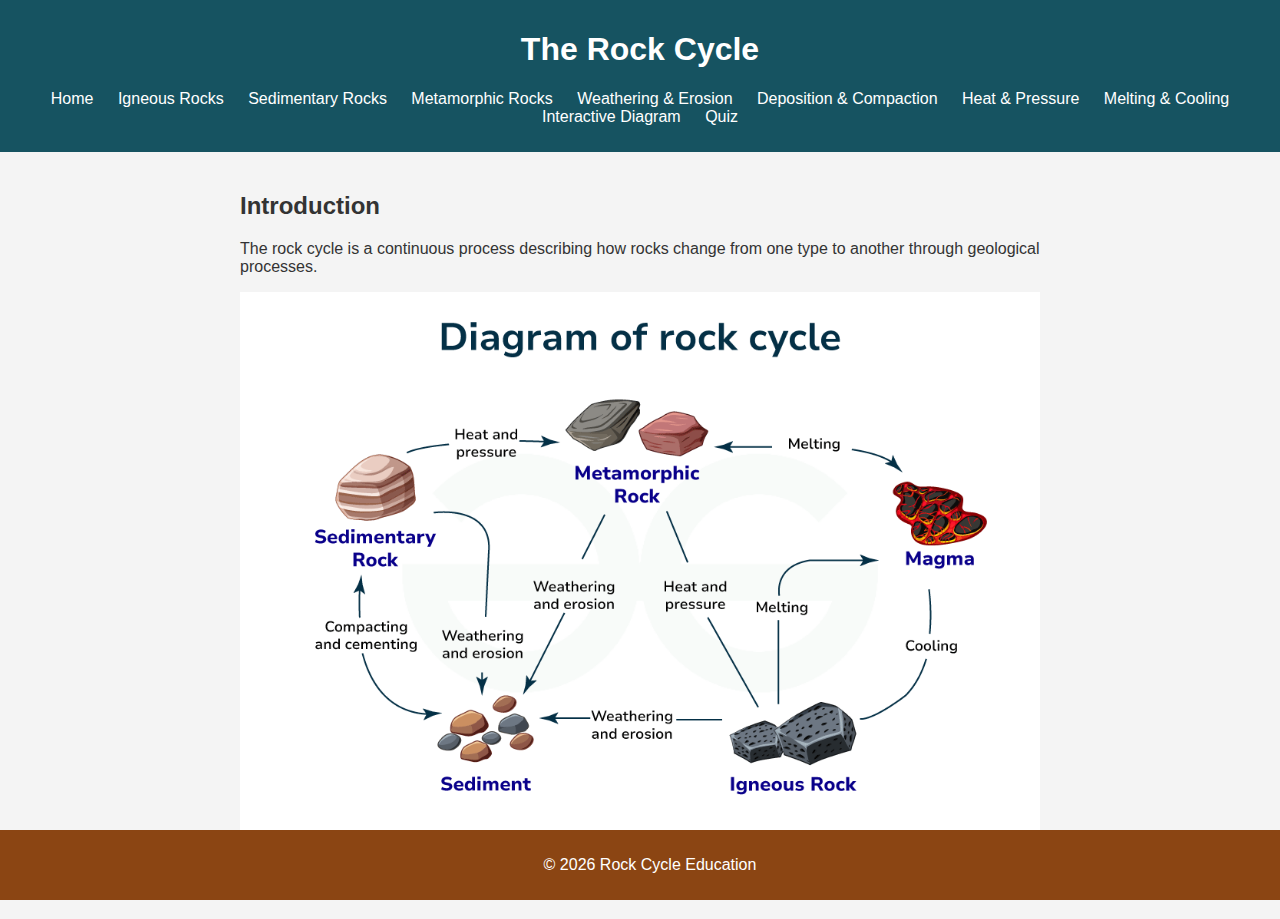
<file: index.html>
<!DOCTYPE html>
<html lang="en">
<head>
    <meta charset="UTF-8">
    <meta name="viewport" content="width=device-width, initial-scale=1.0">
    <title>Rock Cycle Formation - Home</title>
    <link rel="stylesheet" href="css/style.css">
</head>
<body>
    <header>
        <h1>The Rock Cycle</h1>
        <nav>
            <ul>
                <li><a href="index.html">Home</a></li>
                <li><a href="igneous.html">Igneous Rocks</a></li>
                <li><a href="sedimentary.html">Sedimentary Rocks</a></li>
                <li><a href="metamorphic.html">Metamorphic Rocks</a></li>
                <li><a href="weathering.html">Weathering & Erosion</a></li>
                <li><a href="deposition.html">Deposition & Compaction</a></li>
                <li><a href="metamorphism.html">Heat & Pressure</a></li>
                <li><a href="melting.html">Melting & Cooling</a></li>
                <li><a href="diagram.html">Interactive Diagram</a></li>
                <li><a href="quiz.html">Quiz</a></li>
            </ul>
        </nav>
    </header>
    <main>
        <section>
            <h2>Introduction</h2>
            <p>The rock cycle is a continuous process describing how rocks change from one type to another through geological processes.</p>
            <img src="images/rockcycle.png" alt="Rock Cycle Diagram" class="center-img">
            <button onclick="toggleContent('intro-details')">Learn More</button>
            <div id="intro-details" class="hidden">
                <p>It involves igneous, sedimentary, and metamorphic rocks, driven by Earth's internal heat and surface processes.</p>
            </div>
        </section>
    </main>
    <footer>
        <p>&copy; 2026 Rock Cycle Education</p>
    </footer>
    <script src="js/script.js"></script>
</body>
</html>
</file>
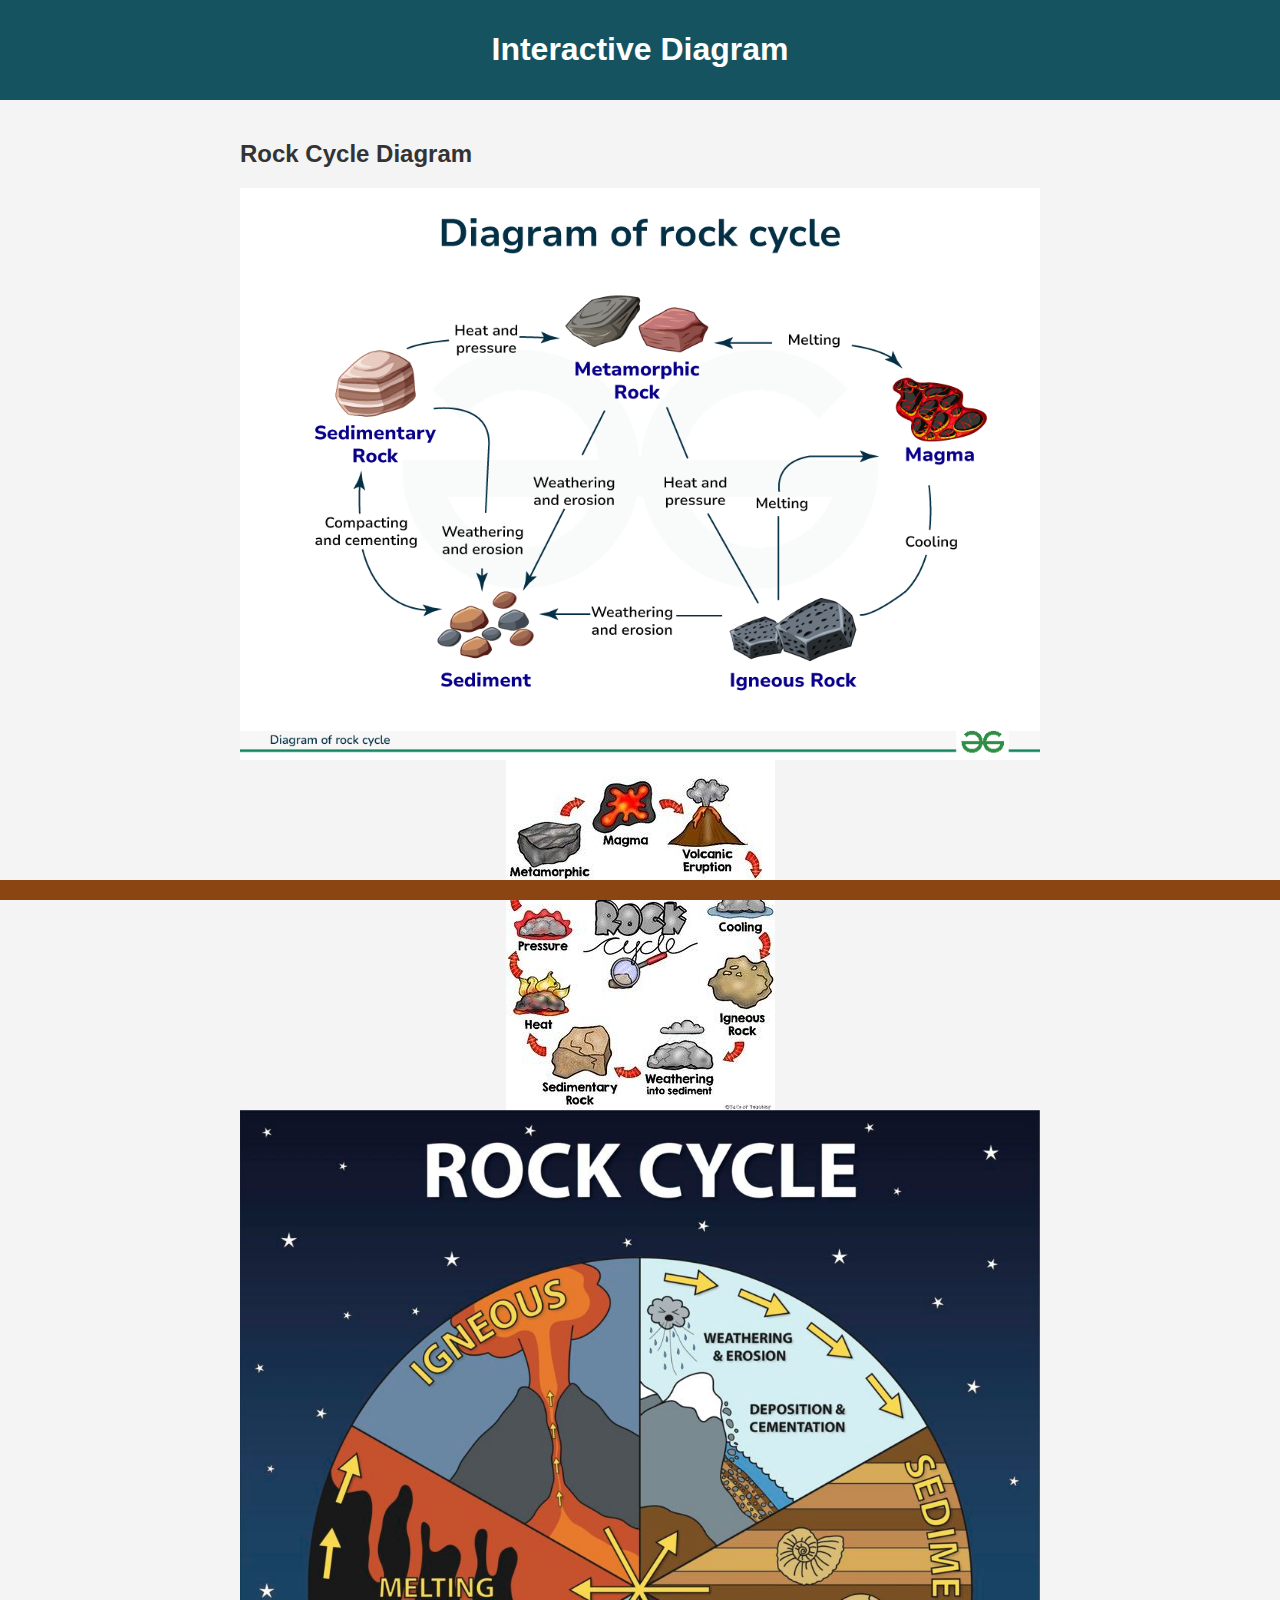
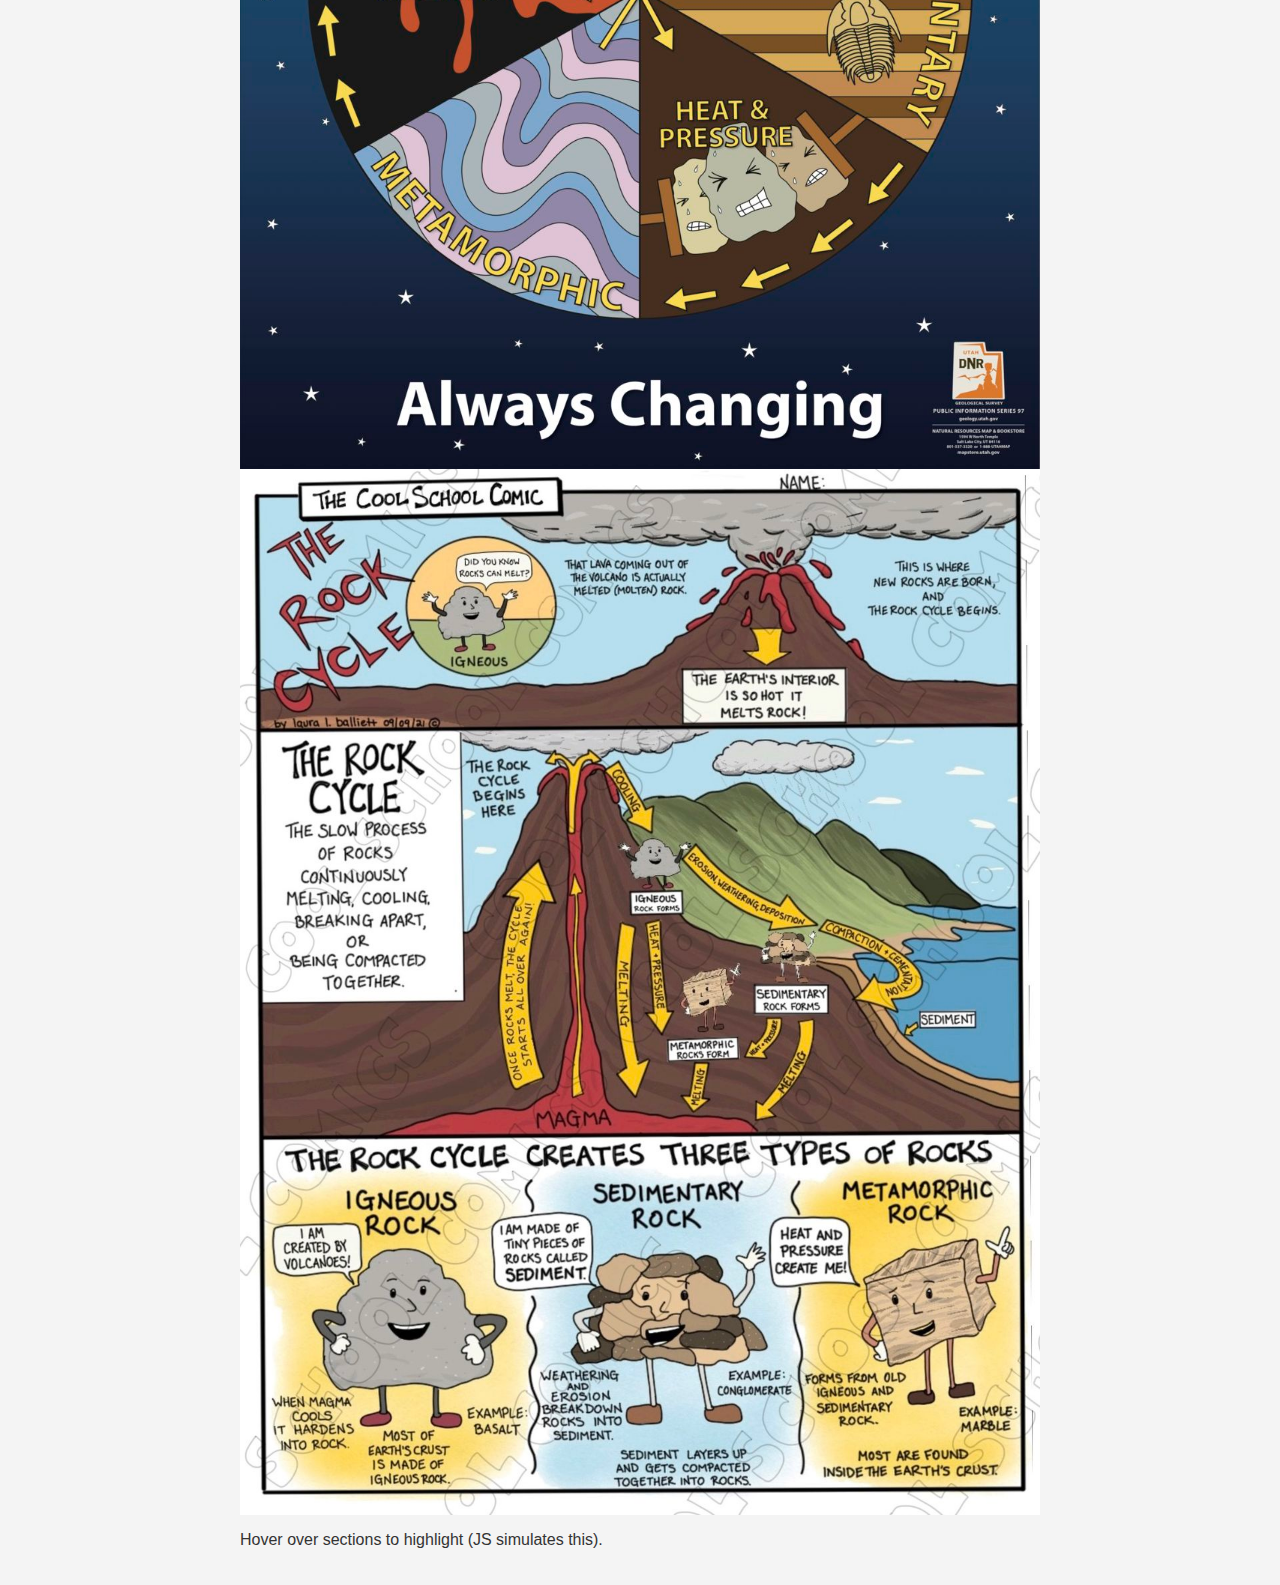
<file: diagram.html>
<!DOCTYPE html>
<html lang="en">
<head>
    <meta charset="UTF-8">
    <meta name="viewport" content="width=device-width, initial-scale=1.0">
    <title>Interactive Rock Cycle Diagram</title>
    <link rel="stylesheet" href="css/style.css">
</head>
<body>
    <header>
        <h1>Interactive Diagram</h1>
        <nav><!-- Same nav --></nav>
    </header>
    <main>
        <section>
            <h2>Rock Cycle Diagram</h2>
            <img src="images/rockcycle.png" alt="Interactive Diagram" class="center-img" id="diagram-img">
            <img src="images/yy.jpg" alt="Interactive Diagram" class="center-img" id="diagram-img">
            <img src="images/uu.jpg" alt="Interactive Diagram" class="center-img" id="diagram-img">
            <img src="images/dd.jpg" alt="Interactive Diagram" class="center-img" id="diagram-img">
            <p>Hover over sections to highlight (JS simulates this).</p>
        </section>
    </main>
    <footer><!-- Same --></footer>
    <script src="js/script.js"></script>
</body>
</html>
</file>
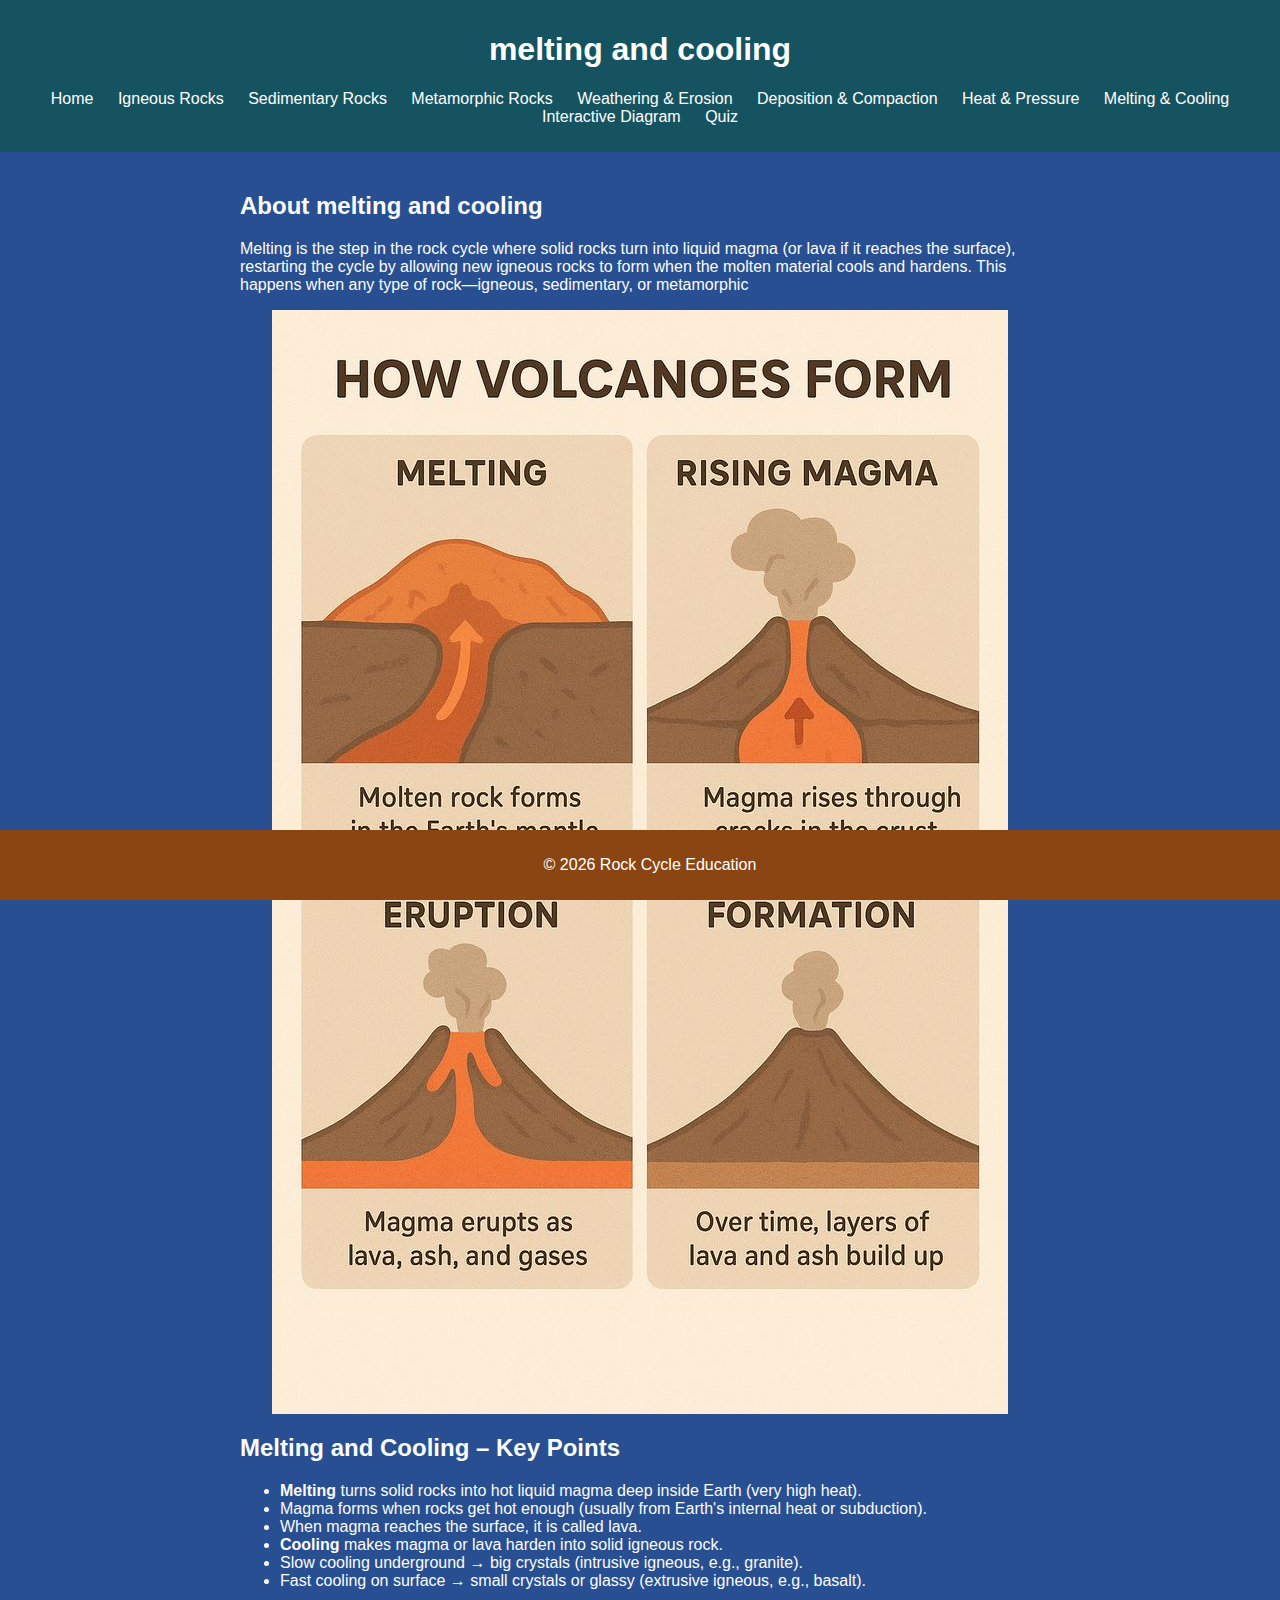
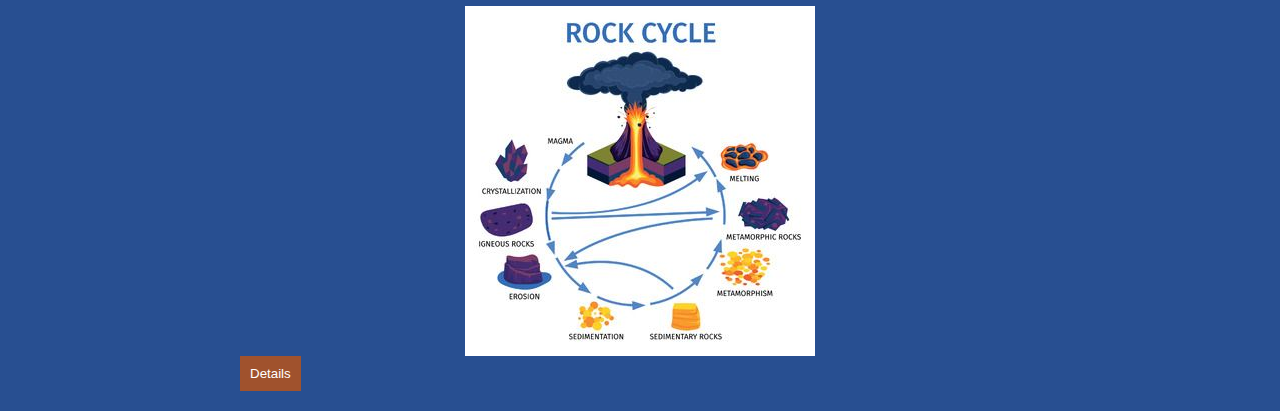
<file: melting.html>
<!DOCTYPE html>
<html lang="en">
<head>
    <meta charset="UTF-8">
    <meta name="viewport" content="width=device-width, initial-scale=1.0">
    <title>Melting and cooling</title>
    <link rel="stylesheet" href="css/style.css">
     <style>
        body {
            background-color: #284f91;;
            color: #fcfcfc;
        }
    </style>  
</head>
<body>
    <header>
        <h1>melting and cooling</h1>
        <nav>
            <ul>
                <li><a href="index.html">Home</a></li>
                <li><a href="igneous.html">Igneous Rocks</a></li>
                <li><a href="sedimentary.html">Sedimentary Rocks</a></li>
                <li><a href="metamorphic.html">Metamorphic Rocks</a></li>
                <li><a href="weathering.html">Weathering & Erosion</a></li>
                <li><a href="deposition.html">Deposition & Compaction</a></li>
                <li><a href="metamorphism.html">Heat & Pressure</a></li>
                <li><a href="melting.html">Melting & Cooling</a></li>
                <li><a href="diagram.html">Interactive Diagram</a></li>
                <li><a href="quiz.html">Quiz</a></li>
            </ul>
        </nav>
    </header>
    <main>
        <section>
            <h2>About melting and cooling</h2>
          <p>Melting is the step in the rock cycle where solid rocks turn into liquid magma (or lava if it reaches the surface), restarting the cycle by allowing new igneous rocks to form when the molten material cools and hardens. This happens when any type of rock—igneous, sedimentary, or metamorphic</p>
            <img src="images/melting.jpg" alt="Igneous Rock" class="center-img">
            <h2>Melting and Cooling – Key Points</h2>
<ul>
    <li><strong>Melting</strong> turns solid rocks into hot liquid magma deep inside Earth (very high heat).</li>
    <li>Magma forms when rocks get hot enough (usually from Earth's internal heat or subduction).</li>
    <li>When magma reaches the surface, it is called lava.</li>
    <li><strong>Cooling</strong> makes magma or lava harden into solid igneous rock.</li>
    <li>Slow cooling underground → big crystals (intrusive igneous, e.g., granite).</li>
    <li>Fast cooling on surface → small crystals or glassy (extrusive igneous, e.g., basalt).</li>
</ul>
    <img src="images/wr.jpg" alt="Igneous Rock" class="center-img">
            <button onclick="toggleContent('igneous-details')">Details</button>
            <div id="igneous-details" class="hidden">
                <p>Examples: Granite (intrusive), Basalt (extrusive).</p>
            </div>
        </section>
    </main>
    <footer>
        <p>&copy; 2026 Rock Cycle Education</p>
    </footer>
    <script src="js/script.js"></script>
</body>
</html>
</file>
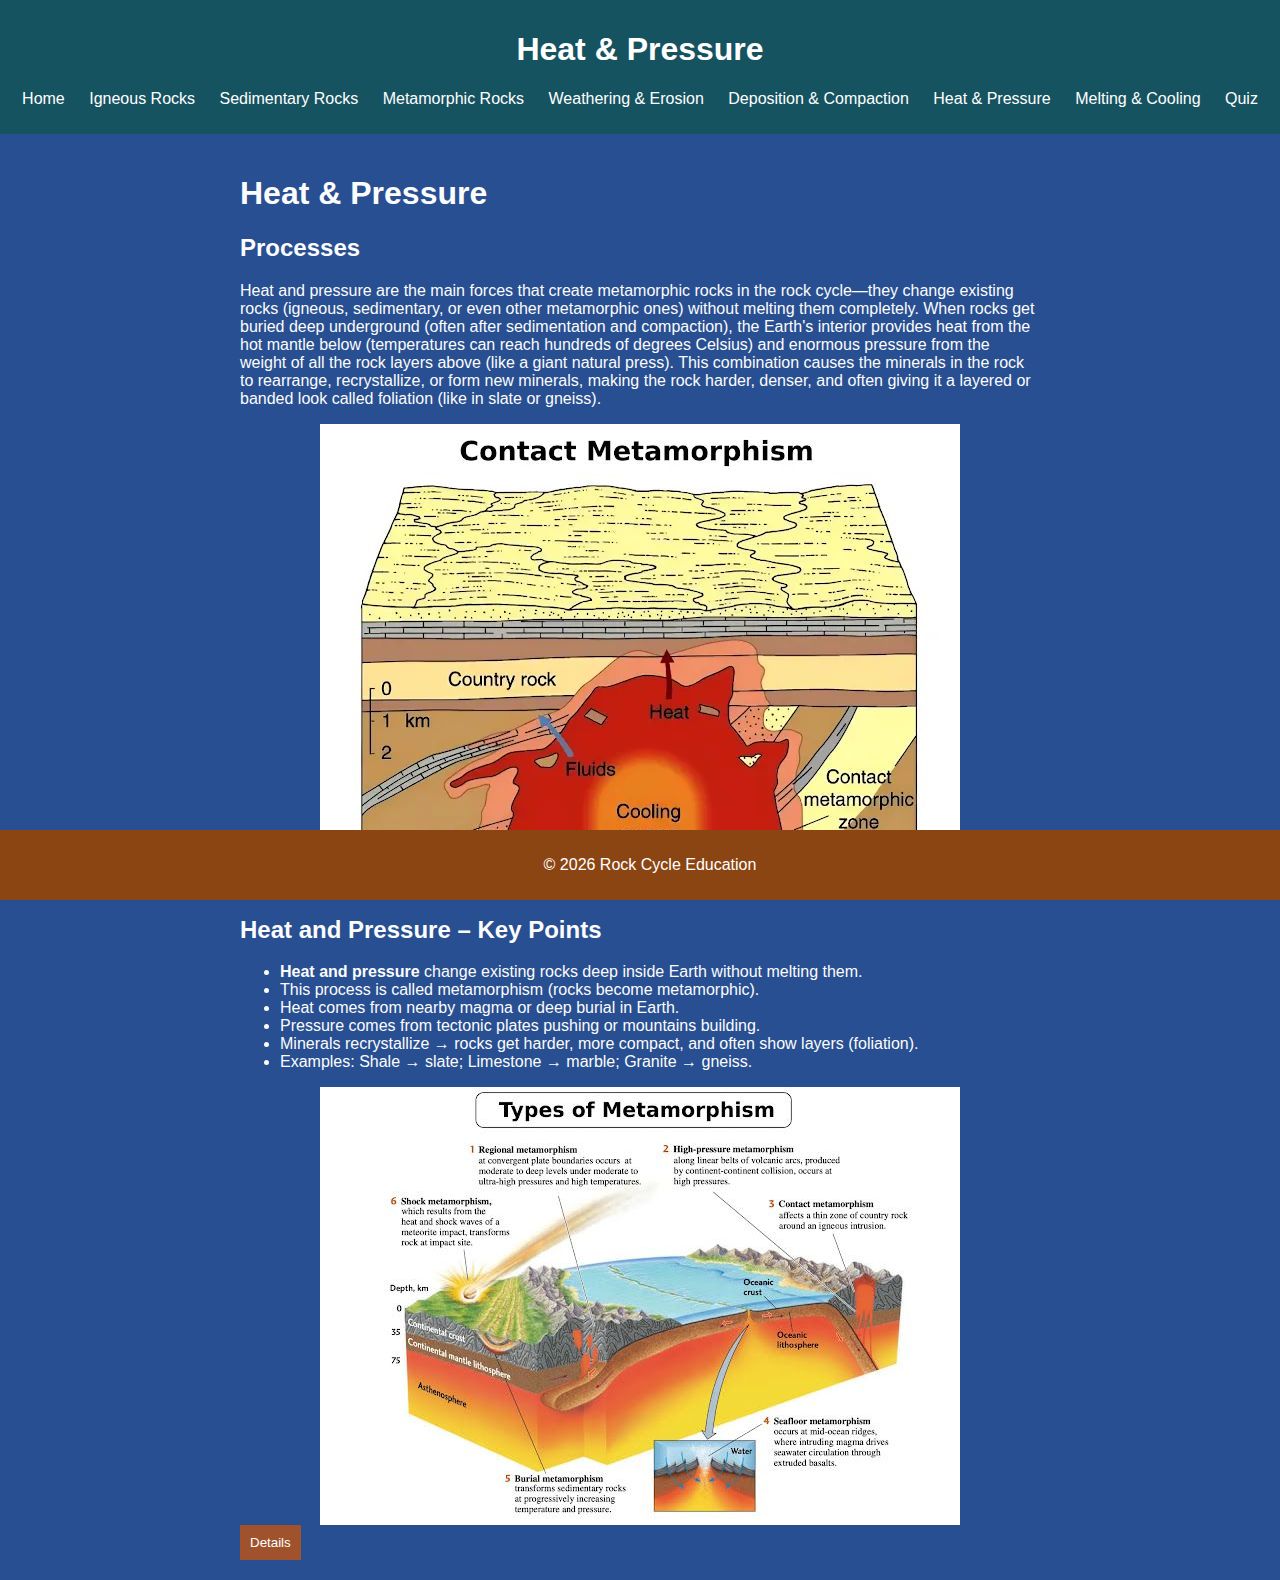
<file: metamorphism.html>
<!DOCTYPE html>
<html lang="en">
<head>
    <meta charset="UTF-8">
    <meta name="viewport" content="width=device-width, initial-scale=1.0">
    <title>Igneous Rocks</title>
    <link rel="stylesheet" href="css/style.css">
     <style>
        body {
            background-color: #284f91;;
            color: #fcfcfc;
        }
    </style>  
</head>
<body>
    <header>
        <h1>Heat & Pressure</h1>
        <nav>
            <ul>
                <li><a href="index.html">Home</a></li>
                <li><a href="igneous.html">Igneous Rocks</a></li>
                <li><a href="sedimentary.html">Sedimentary Rocks</a></li>
                <li><a href="metamorphic.html">Metamorphic Rocks</a></li>
                <li><a href="weathering.html">Weathering & Erosion</a></li>
                <li><a href="deposition.html">Deposition & Compaction</a></li>
                <li><a href="metamorphism.html">Heat & Pressure</a></li>
                <li><a href="melting.html">Melting & Cooling</a></li>
                <li><a href="quiz.html">Quiz</a></li>
            </ul>
        </nav>
    </header>
    <main>
<!-- Similar -->
<h1>Heat & Pressure</h1>
<section>
    <h2>Processes</h2>
    <p>Heat and pressure are the main forces that create metamorphic rocks in the rock cycle—they change existing rocks (igneous, sedimentary, or even other metamorphic ones) without melting them completely. When rocks get buried deep underground (often after sedimentation and compaction), the Earth's interior provides heat from the hot mantle below (temperatures can reach hundreds of degrees Celsius) and enormous pressure from the weight of all the rock layers above (like a giant natural press). This combination causes the minerals in the rock to rearrange, recrystallize, or form new minerals, making the rock harder, denser, and often giving it a layered or banded look called foliation (like in slate or gneiss).</p>
    <img src="images/metamorphisim.jpg" alt="heat and pressure" class="center-img">
    <h2>Heat and Pressure – Key Points</h2>
<ul>
    <li><strong>Heat and pressure</strong> change existing rocks deep inside Earth without melting them.</li>
    <li>This process is called metamorphism (rocks become metamorphic).</li>
    <li>Heat comes from nearby magma or deep burial in Earth.</li>
    <li>Pressure comes from tectonic plates pushing or mountains building.</li>
    <li>Minerals recrystallize → rocks get harder, more compact, and often show layers (foliation).</li>
    <li>Examples: Shale → slate; Limestone → marble; Granite → gneiss.</li>
</ul>
    <img src="images/oo.jpg" alt="Metamorphic Rock" class="center-img">
    <button onclick="toggleContent('metamorphism-details')">Details</button>
    <div id="metamorphism-details" class="hidden">
        <p>Occurs deep underground.</p>
    </div>
</section>
    </main>
    <footer>
        <p>&copy; 2026 Rock Cycle Education</p>
    </footer>
    <script src="js/script.js"></script>
</body>
</html>
</file>
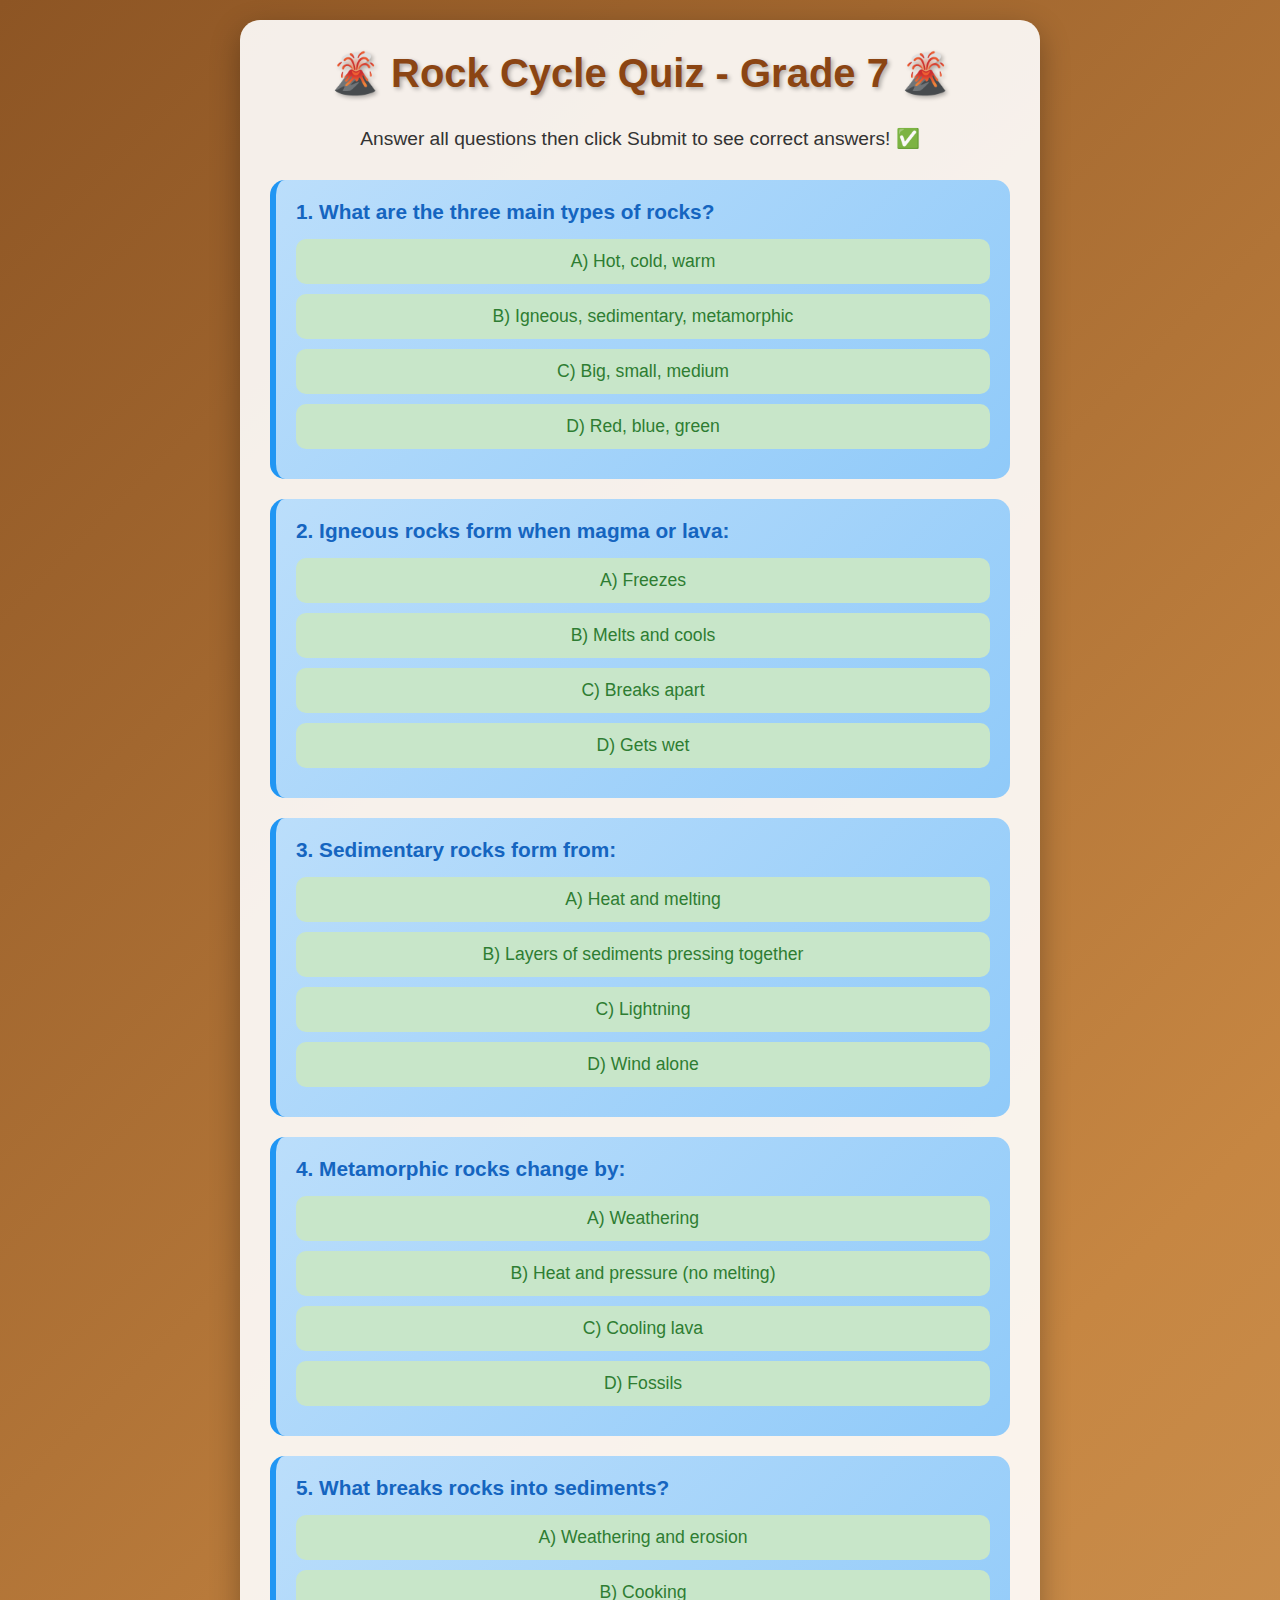
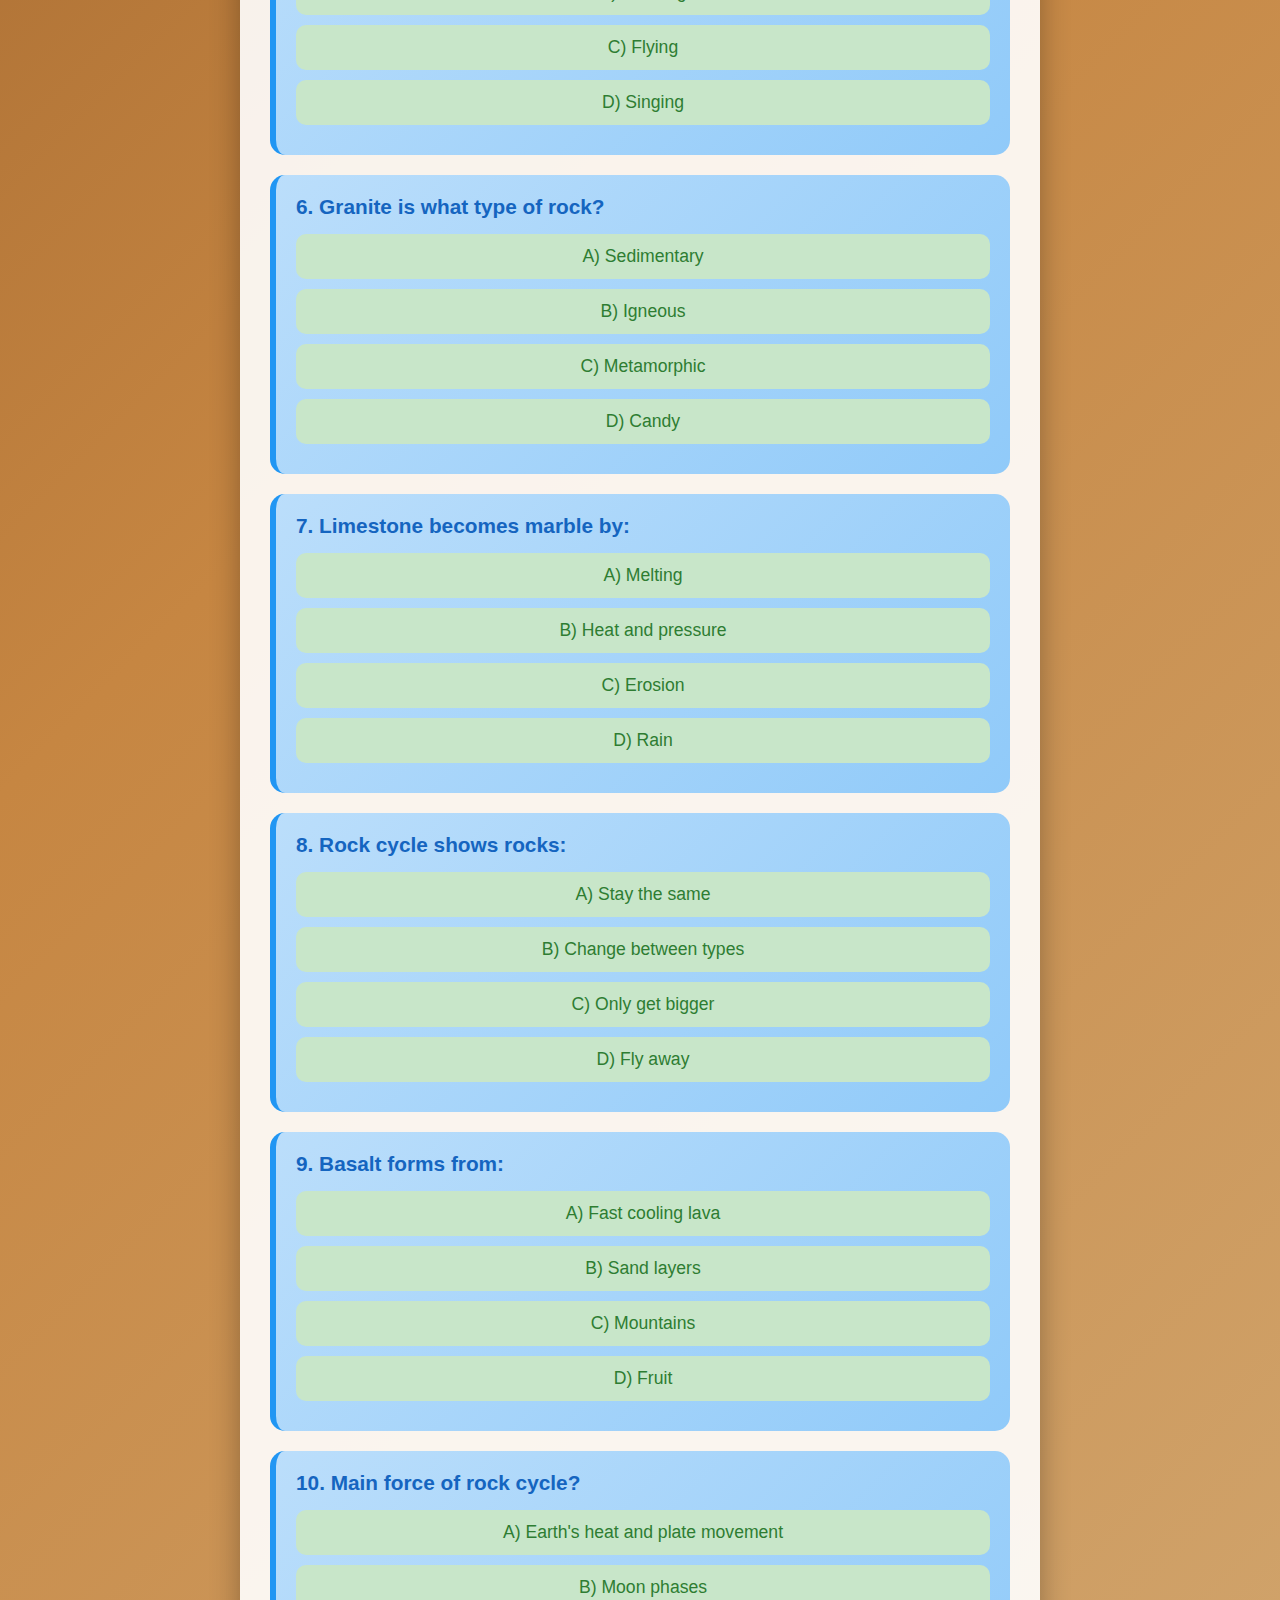
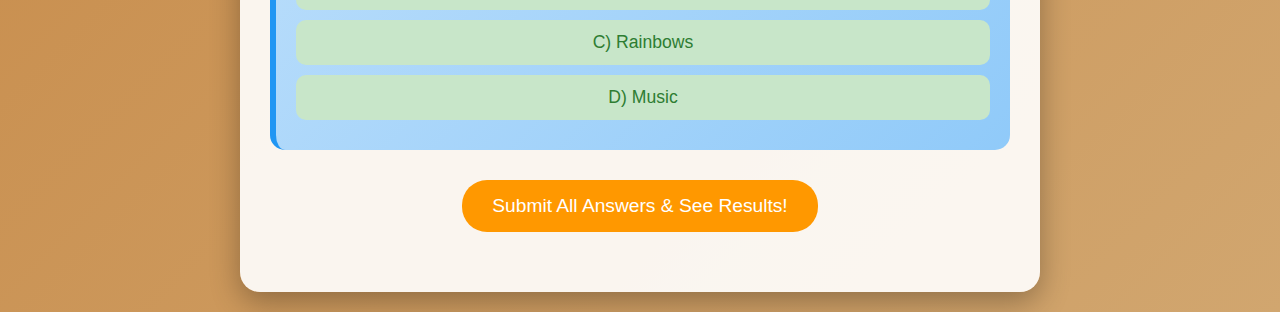
<file: quiz.html>
<!DOCTYPE html>
<html lang="en">
<head>
    <meta charset="UTF-8">
    <meta name="viewport" content="width=device-width, initial-scale=1.0">
    <title>Grade 7 Rock Cycle Quiz - Shows Correct Answers!</title>
    <style>
        * { margin: 0; padding: 0; box-sizing: border-box; }
        body { 
            font-family: Arial, sans-serif; 
            background: linear-gradient(135deg, #8d5524, #c68642, #d1a66f);
            color: #333; 
            min-height: 100vh;
            padding: 20px;
        }
        .container {
            max-width: 800px;
            margin: 0 auto;
            background: rgba(255,255,255,0.9);
            border-radius: 20px;
            padding: 30px;
            box-shadow: 0 10px 30px rgba(0,0,0,0.3);
        }
        h1 {
            text-align: center;
            color: #8b4513;
            margin-bottom: 30px;
            font-size: 2.5em;
            text-shadow: 2px 2px 4px rgba(0,0,0,0.3);
        }
        .question {
            background: linear-gradient(135deg, #bbdefb, #90caf9);
            padding: 20px;
            margin: 20px 0;
            border-radius: 15px;
            border-left: 6px solid #2196f3;
        }
        .question h3 {
            color: #1565c0;
            margin-bottom: 15px;
            font-size: 1.3em;
        }
        .answer {
            display: block;
            background: #c8e6c9;
            color: #2e7d32;
            padding: 12px 20px;
            margin: 10px 0;
            border: none;
            border-radius: 10px;
            cursor: pointer;
            width: 100%;
            font-size: 1.1em;
            transition: all 0.3s ease;
        }
        .answer:hover:not(.selected):not(.results-shown) {
            background: #81c784;
            transform: translateX(5px);
        }
        .answer.selected {
            background: #ffecb3 !important;
            color: #f57f17;
            font-weight: bold;
        }
        .answer.correct {
            background: #4caf50 !important;
            color: white;
            animation: pulse 0.5s;
        }
        .answer.wrong {
            background: #f44336 !important;
            color: white;
            animation: shake 0.5s;
        }
        @keyframes pulse {
            0% { transform: scale(1); }
            50% { transform: scale(1.05); }
            100% { transform: scale(1); }
        }
        @keyframes shake {
            0%, 100% { transform: translateX(0); }
            25% { transform: translateX(-5px); }
            75% { transform: translateX(5px); }
        }
        .feedback {
            margin-top: 15px;
            padding: 15px;
            border-radius: 10px;
            font-weight: bold;
            display: none;
        }
        .feedback.correct { 
            background: #c8e6c9; 
            color: #2e7d32; 
            border-left: 5px solid #4caf50;
        }
        .feedback.wrong { 
            background: #ffcdd2; 
            color: #c62828; 
            border-left: 5px solid #f44336;
        }
        .submit-btn {
            background: #ff9800;
            color: white;
            padding: 15px 30px;
            border: none;
            border-radius: 25px;
            font-size: 1.2em;
            cursor: pointer;
            display: block;
            margin: 30px auto;
            transition: background 0.3s;
        }
        .submit-btn:hover {
            background: #f57c00;
        }
        .score {
            text-align: center;
            font-size: 2em;
            margin: 30px 0;
            color: #8b4513;
            font-weight: bold;
        }
        .play-again {
            background: #4caf50;
            color: white;
            padding: 12px 25px;
            border: none;
            border-radius: 20px;
            font-size: 1.1em;
            cursor: pointer;
            display: block;
            margin: 20px auto;
        }
        .play-again:hover {
            background: #45a049;
        }
        .results-shown .answer {
            cursor: default;
        }
    </style>
</head>
<body>
    <div class="container">
        <h1>🌋 Rock Cycle Quiz - Grade 7 🌋</h1>
        <p style="text-align: center; font-size: 1.2em; margin-bottom: 30px;">
            Answer all questions then click Submit to see correct answers! ✅
        </p>
        
        <div id="quiz"></div>
        <button id="submitBtn" class="submit-btn">Submit All Answers & See Results!</button>
        <div id="finalScore" class="score" style="display: none;"></div>
    </div>

    <script>
        const quizData = [
            {
                question: "What are the three main types of rocks?",
                answers: ["A) Hot, cold, warm", "B) Igneous, sedimentary, metamorphic", "C) Big, small, medium", "D) Red, blue, green"],
                correct: 1,
                explanation: "There are three main types: igneous (from magma), sedimentary (from sediments), metamorphic (from heat/pressure)."
            },
            {
                question: "Igneous rocks form when magma or lava:",
                answers: ["A) Freezes", "B) Melts and cools", "C) Breaks apart", "D) Gets wet"],
                correct: 1,
                explanation: "Magma cools underground (intrusive) or lava cools on surface (extrusive) to form igneous rocks."
            },
            {
                question: "Sedimentary rocks form from:",
                answers: ["A) Heat and melting", "B) Layers of sediments pressing together", "C) Lightning", "D) Wind alone"],
                correct: 1,
                explanation: "Sediments get buried, compacted, and cemented together in layers."
            },
            {
                question: "Metamorphic rocks change by:",
                answers: ["A) Weathering", "B) Heat and pressure (no melting)", "C) Cooling lava", "D) Fossils"],
                correct: 1,
                explanation: "Heat and pressure deep underground change rocks without melting them."
            },
            {
                question: "What breaks rocks into sediments?",
                answers: ["A) Weathering and erosion", "B) Cooking", "C) Flying", "D) Singing"],
                correct: 0,
                explanation: "Weathering breaks rocks; erosion carries sediment away by wind/water."
            },
            {
                question: "Granite is what type of rock?",
                answers: ["A) Sedimentary", "B) Igneous", "C) Metamorphic", "D) Candy"],
                correct: 1,
                explanation: "Granite forms from cooled magma underground with big visible crystals."
            },
            {
                question: "Limestone becomes marble by:",
                answers: ["A) Melting", "B) Heat and pressure", "C) Erosion", "D) Rain"],
                correct: 1,
                explanation: "Sedimentary limestone transforms into metamorphic marble under heat/pressure."
            },
            {
                question: "Rock cycle shows rocks:",
                answers: ["A) Stay the same", "B) Change between types", "C) Only get bigger", "D) Fly away"],
                correct: 1,
                explanation: "Rocks continuously change between igneous, sedimentary, and metamorphic."
            },
            {
                question: "Basalt forms from:",
                answers: ["A) Fast cooling lava", "B) Sand layers", "C) Mountains", "D) Fruit"],
                correct: 0,
                explanation: "Lava cools quickly on surface, forming small crystals in basalt."
            },
            {
                question: "Main force of rock cycle?",
                answers: ["A) Earth's heat and plate movement", "B) Moon phases", "C) Rainbows", "D) Music"],
                correct: 0,
                explanation: "Internal Earth heat + tectonic plates drive the rock cycle."
            }
        ];

        let answered = new Array(quizData.length).fill(-1);
        let score = 0;
        let resultsShown = false;

        const quizDiv = document.getElementById('quiz');
        const submitBtn = document.getElementById('submitBtn');
        const finalScoreDiv = document.getElementById('finalScore');

        // Load all questions at once
        function loadAllQuestions() {
            quizDiv.innerHTML = quizData.map((q, i) => `
                <div class="question">
                    <h3>${i + 1}. ${q.question}</h3>
                    ${q.answers.map((ans, j) => 
                        `<button class="answer" onclick="selectAnswer(${i}, ${j})">${ans}</button>`
                    ).join('')}
                    <div id="feedback-${i}" class="feedback"></div>
                </div>
            `).join('');
        }

        function selectAnswer(questionIndex, answerIndex) {
            if (resultsShown) return;
            
            // Update selected answer
            answered[questionIndex] = answerIndex;
            
            // Visual feedback for this question
            const buttons = document.querySelectorAll(`#feedback-${questionIndex}`).previousElementSibling.querySelectorAll('.answer');
            buttons.forEach((btn, i) => {
                btn.classList.remove('selected');
                if (i === answerIndex) {
                    btn.classList.add('selected');
                }
            });
        }

        function showResults() {
            resultsShown = true;
            score = 0;
            submitBtn.style.display = 'none';
            
            quizDiv.innerHTML = ''; // Clear previous content
            
            // Show all questions with correct/incorrect marking
            quizData.forEach((q, i) => {
                const userAnswer = answered[i];
                const isCorrect = userAnswer === q.correct;
                if (isCorrect) score++;
                
                const feedbackId = `feedback-${i}`;
                
                quizDiv.innerHTML += `
                    <div class="question">
                        <h3>${i + 1}. ${q.question}</h3>
                        ${q.answers.map((ans, j) => {
                            let classes = 'answer';
                            if (j === q.correct) classes += ' correct';
                            if (userAnswer === j && !isCorrect) classes += ' wrong selected';
                            else if (userAnswer === j) classes += ' selected';
                            return `<button class="${classes}">${ans}</button>`;
                        }).join('')}
                        <div id="${feedbackId}" class="feedback ${isCorrect ? 'correct' : 'wrong'}">
                            ${isCorrect ? 
                                '✅ Correct!' : 
                                `❌ Wrong! Correct Answer: ${q.answers[q.correct]}<br><small>${q.explanation}</small>`
                            }
                        </div>
                    </div>
                `;
            });
            
            // Show final score
            finalScoreDiv.innerHTML = `Your Score: ${score}/${quizData.length} 🎉`;
            finalScoreDiv.style.display = 'block';
            
            // Add play again button
            quizDiv.innerHTML += `
                <button class="play-again" onclick="location.reload()">🔄 Play Again!</button>
            `;
            
            // Add results-shown class to disable interactions
            document.body.classList.add('results-shown');
        }

        // Event listeners
        submitBtn.addEventListener('click', showResults);

        // Start quiz
        loadAllQuestions();
    </script>
</body>
</html>
</file>
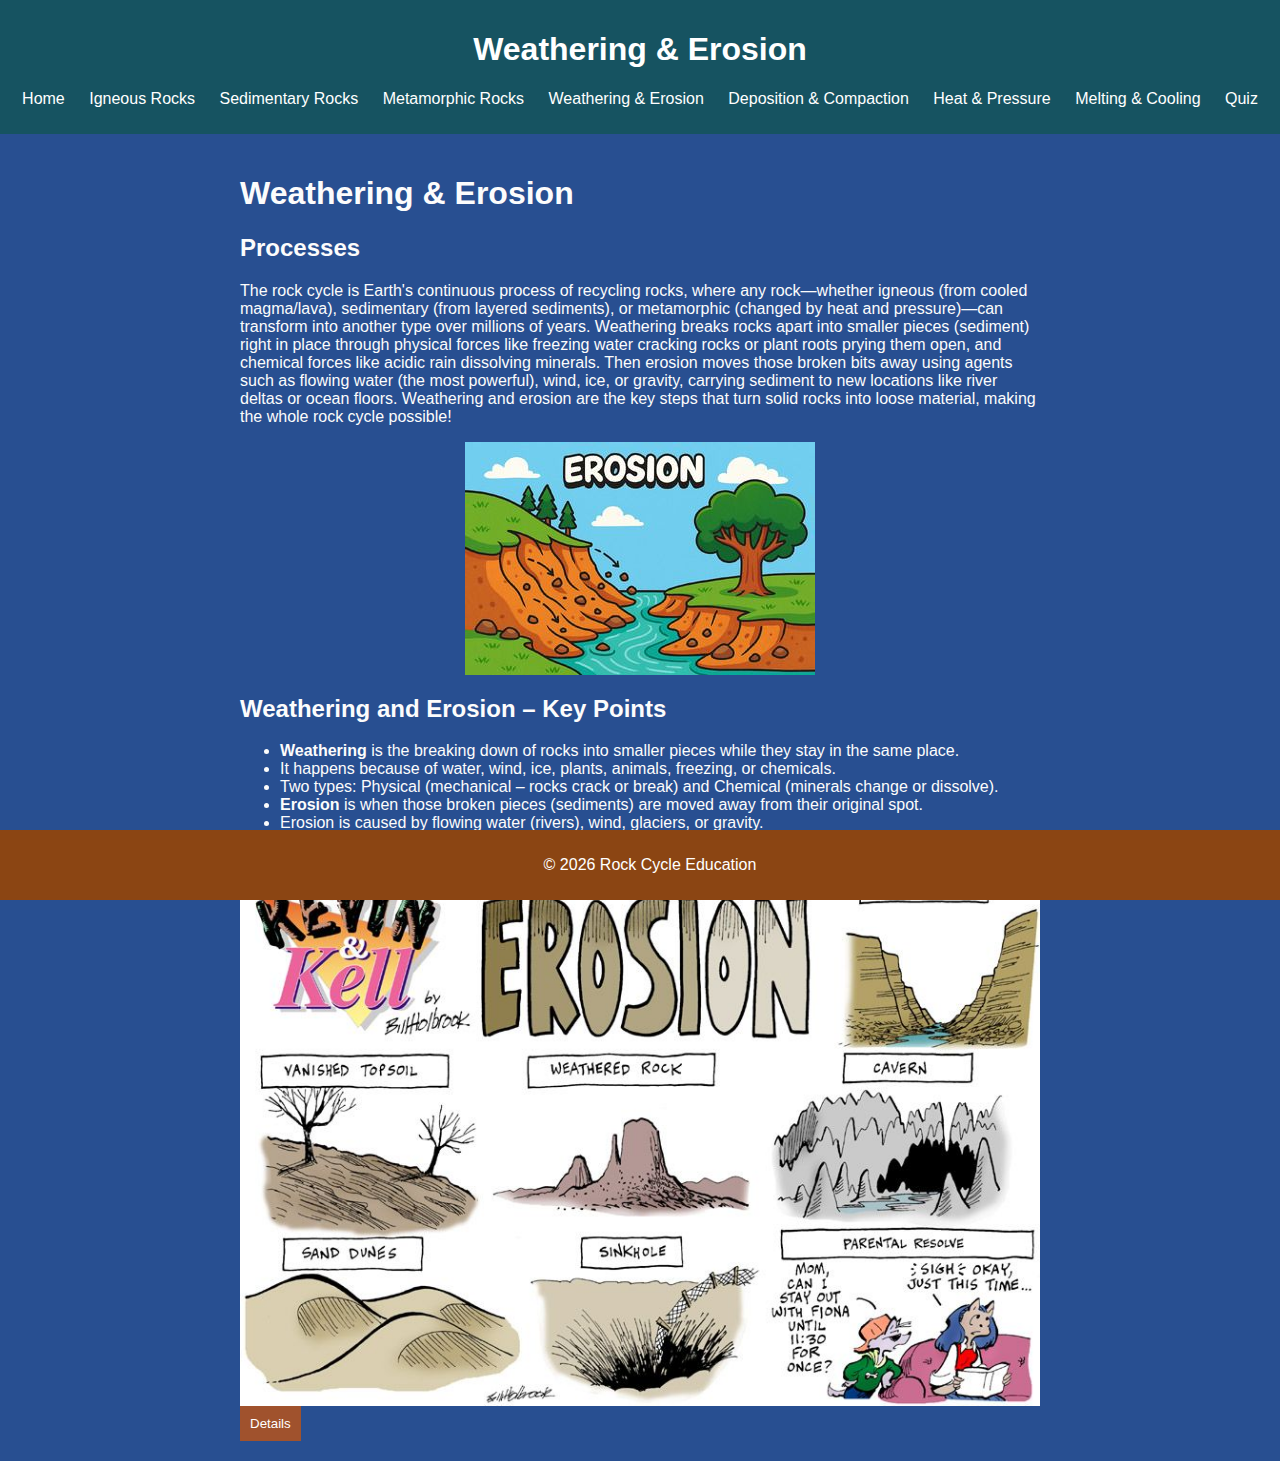
<file: weathering.html>
<!DOCTYPE html>
<html lang="en">
<head>
    <meta charset="UTF-8">
    <meta name="viewport" content="width=device-width, initial-scale=1.0">
    <title>Igneous Rocks</title>
    <link rel="stylesheet" href="css/style.css">
     <style>
        body {
            background-color: #284f91;;
            color: #fcfcfc;
        }
    </style>  
</head>
<body>
    <header>
        <h1>Weathering & Erosion</h1>
        <nav>
            <ul>
                <li><a href="index.html">Home</a></li>
                <li><a href="igneous.html">Igneous Rocks</a></li>
                <li><a href="sedimentary.html">Sedimentary Rocks</a></li>
                <li><a href="metamorphic.html">Metamorphic Rocks</a></li>
                <li><a href="weathering.html">Weathering & Erosion</a></li>
                <li><a href="deposition.html">Deposition & Compaction</a></li>
                <li><a href="metamorphism.html">Heat & Pressure</a></li>
                <li><a href="melting.html">Melting & Cooling</a></li>
                <li><a href="quiz.html">Quiz</a></li>
            </ul>
        </nav>
    </header>
    <main>
<!-- Similar -->
<h1>Weathering & Erosion</h1>
<section>
    <h2>Processes</h2>
    <p>The rock cycle is Earth's continuous process of recycling rocks, where any rock—whether igneous (from cooled magma/lava), sedimentary (from layered sediments), or metamorphic (changed by heat and pressure)—can transform into another type over millions of years.
         Weathering breaks rocks apart into smaller pieces (sediment) right in place through physical forces like freezing water cracking rocks or plant roots prying them open, and chemical forces like acidic rain dissolving minerals. 
         Then erosion moves those broken bits away using agents such as flowing water (the most powerful), wind, ice, or gravity, carrying sediment to new locations like river deltas or ocean floors.
          Weathering and erosion are the key steps that turn solid rocks into loose material, making the whole rock cycle possible!</p>
    <img src="images/we.jpg" alt="Weathering" class="center-img">
    <h2>Weathering and Erosion – Key Points</h2>
<ul>
    <li><strong>Weathering</strong> is the breaking down of rocks into smaller pieces while they stay in the same place.</li>
    <li>It happens because of water, wind, ice, plants, animals, freezing, or chemicals.</li>
    <li>Two types: Physical (mechanical – rocks crack or break) and Chemical (minerals change or dissolve).</li>
    <li><strong>Erosion</strong> is when those broken pieces (sediments) are moved away from their original spot.</li>
    <li>Erosion is caused by flowing water (rivers), wind, glaciers, or gravity.</li>
    <li>Together, weathering and erosion start the formation of sedimentary rocks by making sediments.</li>
</ul>
    <img src="images/weathering.jpg" alt="Weathering" class="center-img">
    <button onclick="toggleContent('weathering-details')">Details</button>
    <div id="weathering-details" class="hidden">
        <p>Physical (mechanical) and chemical types.</p>
    </div>
</section>
    </main>
    <footer>
        <p>&copy; 2026 Rock Cycle Education</p>
    </footer>
    <script src="js/script.js"></script>
</body>
</html>
</file>
<file: css/style.css>
body {
    font-family: Arial, sans-serif;
    background-color: #f4f4f4;
    color: #333;
    margin: 0;
    padding: 0;
}

header {
    background-color: #165361; /* Earthy brown */
    color: white;
    padding: 10px;
    text-align: center;
}

nav ul {
    list-style: none;
    padding: 0;
}

nav ul li {
    display: inline;
    margin: 0 10px;
}

nav a {
    color: white;
    text-decoration: none;
}

main {
    padding: 20px;
    max-width: 800px;
    margin: auto;
}

.center-img {
    display: block;
    margin: 0 auto;
    max-width: 100%;
    height: auto;
}

.hidden {
    display: none;
}

button {
    background-color: #a0522d;
    color: white;
    border: none;
    padding: 10px;
    cursor: pointer;
}

button:hover {
    background-color: #cd853f;
}

footer {
    background-color: #8b4513;
    color: white;
    text-align: center;
    padding: 10px;
    position: fixed;
    width: 100%;
    bottom: 0;
}

/* Responsive */
@media (max-width: 600px) {
    nav ul li {
        display: block;
        margin: 5px 0;
    }
}
</file>
